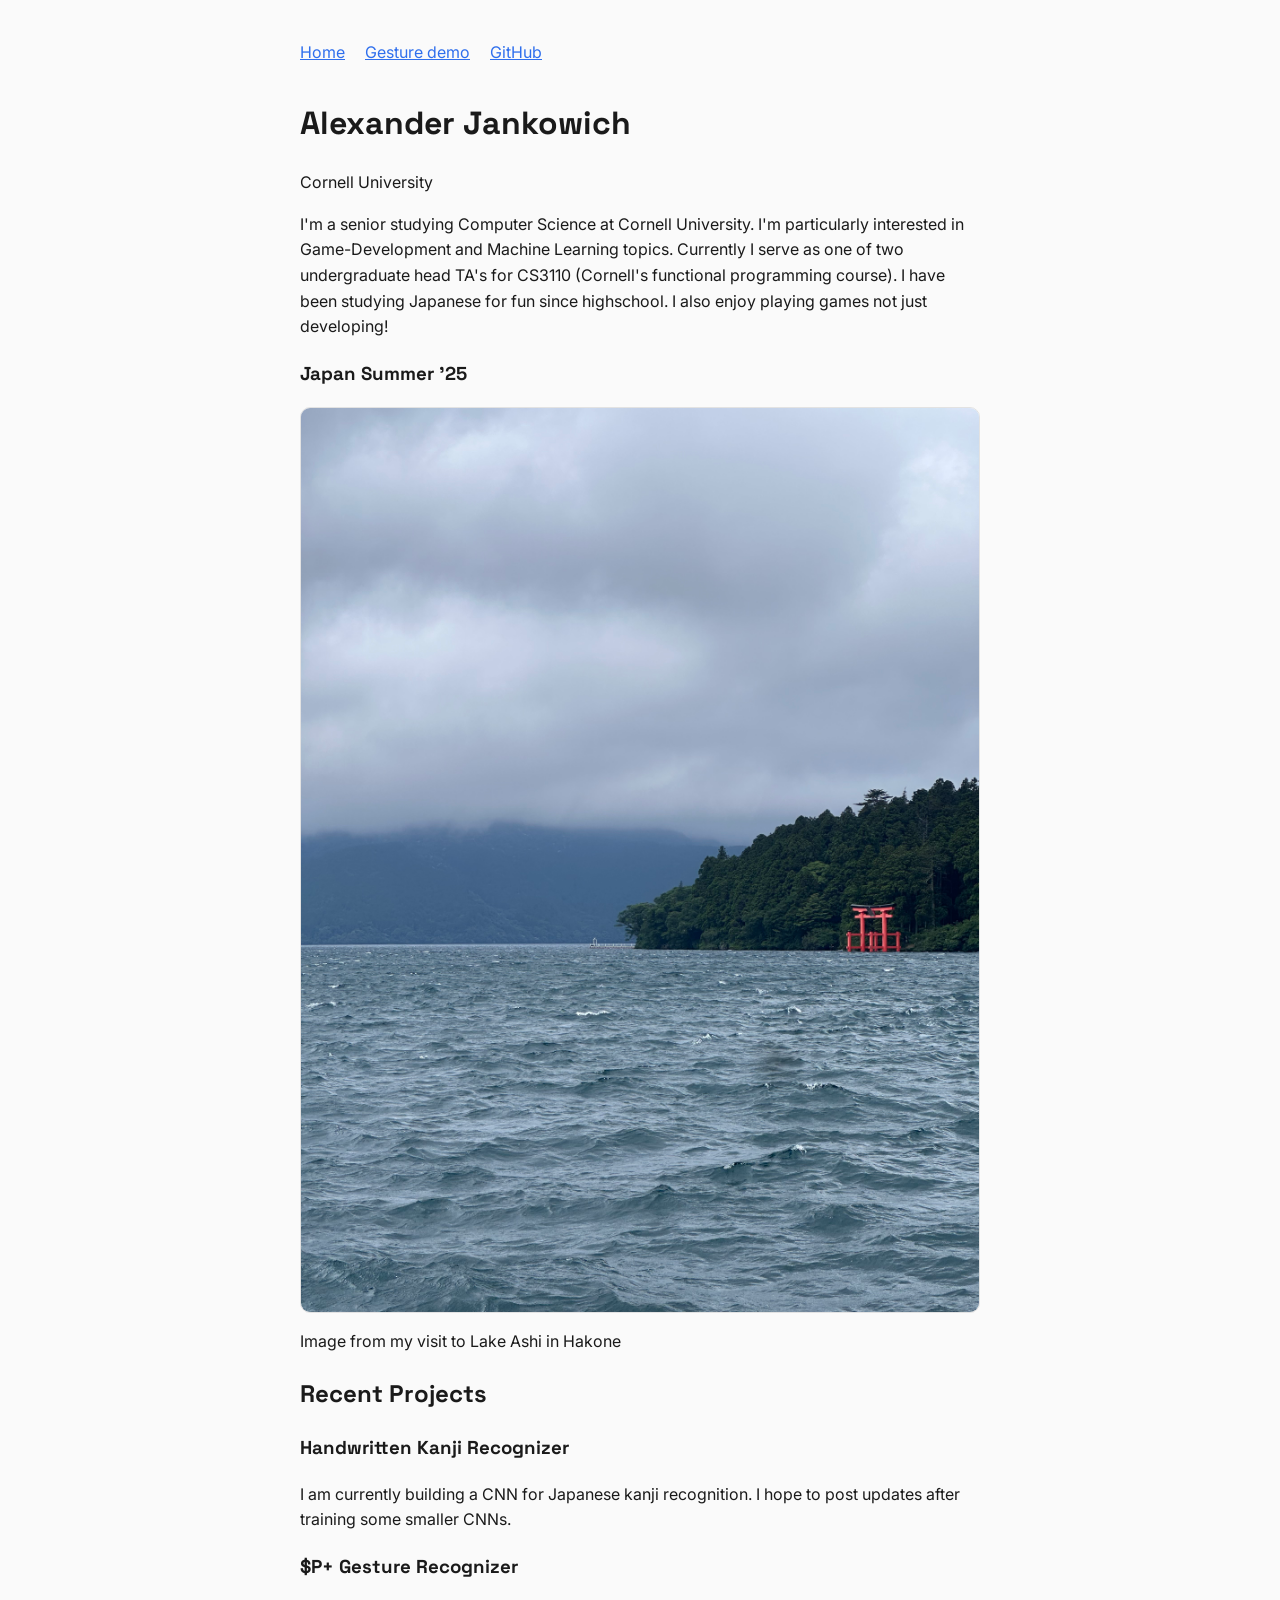
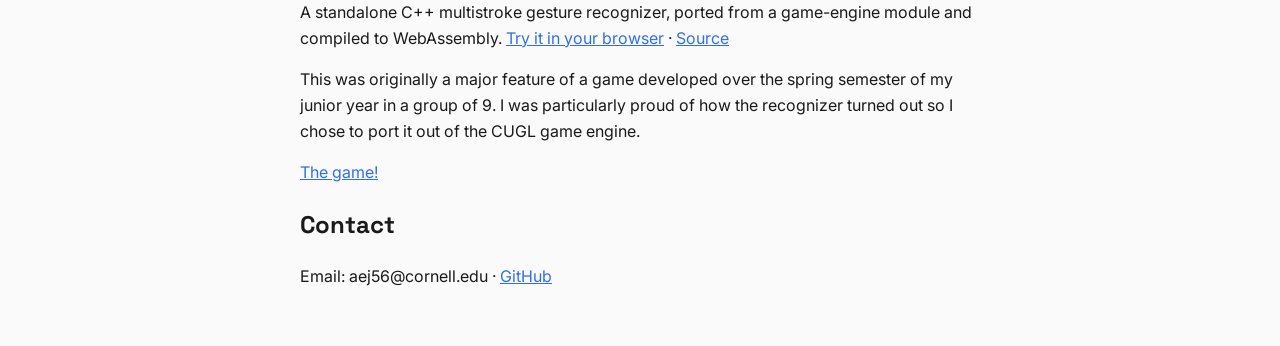
<file: index.html>
<!doctype html>
<html lang="en">
<head>
<meta charset="utf-8">
<meta name="viewport" content="width=device-width, initial-scale=1">
<title>Alexander Jankowich</title>
<link rel="stylesheet" href="style.css">
<link rel="preconnect" href="https://fonts.googleapis.com">
<link rel="preconnect" href="https://fonts.gstatic.com" crossorigin>
<link href="https://fonts.googleapis.com/css2?family=Inter:wght@400;600;700&family=Space+Grotesk:wght@500;700&display=swap" rel="stylesheet">
</head>
<body>
<main>
  <nav><a href="index.html">Home</a><a href="gestures.html">Gesture demo</a>
       <a href="https://github.com/Alexander-Jankowich">GitHub</a></nav>
  <h1>Alexander Jankowich</h1>
  <p class="muted">Cornell University</p>
  <p>I'm a senior studying Computer Science at Cornell University. I'm particularly interested in Game-Development and Machine Learning topics. 
    Currently I serve as one of two undergraduate head TA's for CS3110 (Cornell's functional programming course).
    I have been studying Japanese for fun since highschool. I also enjoy playing games not just developing! </p>
  <div class="card">
    <h3>Japan Summer '25</h3>

    <img
      src="images/japan.jpg"
      alt="Picture from my time in Japan"
      class="project-image"
      loading="lazy"
    />

    <p>
      Image from my visit to Lake Ashi in Hakone 
    </p>
</div>
  <h2>Recent Projects</h2>
  <div class="card">
    <h3>Handwritten Kanji Recognizer</h3>
    <p>I am currently building a CNN for Japanese kanji recognition. I hope to post updates after training some smaller CNNs.</p>
    
  </div>
  <div class="card">
    <h3>$P+ Gesture Recognizer</h3>
    <p>A standalone C++ multistroke gesture recognizer, ported from a game-engine module
       and compiled to WebAssembly. <a href="gestures.html">Try it in your browser</a> ·
       <a href="https://github.com/Alexander-Jankowich/Standalone_Gesture_Recognizer">Source</a></p>
    <p>This was originally a major feature of a game developed over the spring semester of my junior year in a group of 9. 
      I was particularly proud of how the recognizer turned out so I chose to port it out of the CUGL game engine. </p>
    <p>
      <a href="https://github.com/Alexander-Jankowich/Hexcapade">
        The game!
      </a>
    </p>
  </div>

  <h2>Contact</h2>
  <p> Email: aej56@cornell.edu · <a href="https://github.com/Alexander-Jankowich">GitHub</a></p>
</main>
</body>
</html>
</file>
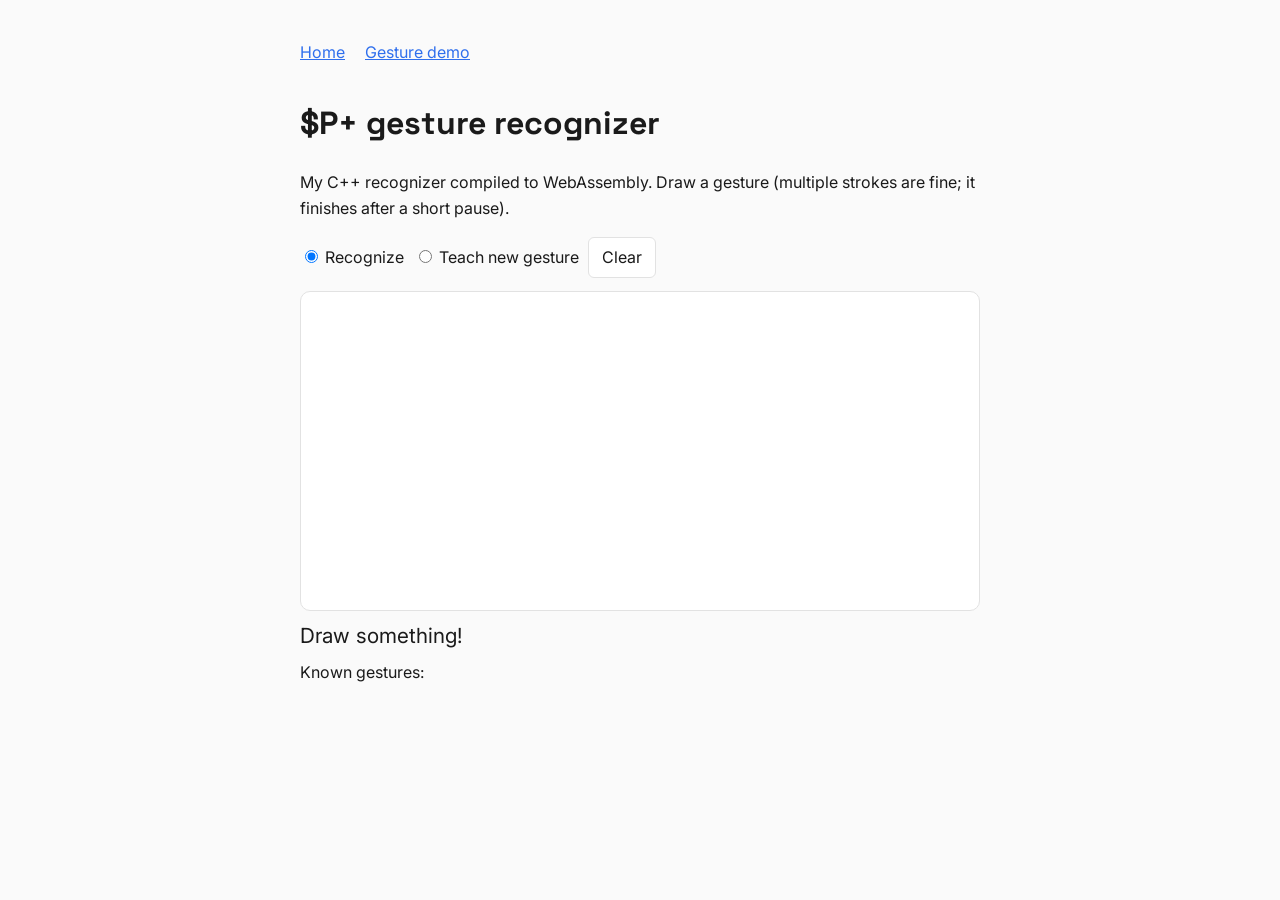
<file: gestures.html>
<!doctype html>
<html lang="en">
<head>
<meta charset="utf-8">
<meta name="viewport" content="width=device-width, initial-scale=1">
<title>$P+ Gesture Demo</title>
<link rel="stylesheet" href="style.css">
<link rel="stylesheet" href="style.css">
<link rel="preconnect" href="https://fonts.googleapis.com">
<link rel="preconnect" href="https://fonts.gstatic.com" crossorigin>
<link href="https://fonts.googleapis.com/css2?family=Inter:wght@400;600;700&family=Space+Grotesk:wght@500;700&display=swap" rel="stylesheet">
</head>
<body>
<main>
  <nav><a href="index.html">Home</a><a href="gestures.html">Gesture demo</a></nav>
  <h1>$P+ gesture recognizer</h1>
  <p class="muted">My C++ recognizer compiled to WebAssembly. Draw a gesture (multiple strokes are fine;
     it finishes after a short pause).</p>

  <div class="row">
    <label><input type="radio" name="mode" value="recognize" checked> Recognize</label>
    <label><input type="radio" name="mode" value="teach"> Teach new gesture</label>
    <input type="text" id="name" placeholder="gesture name" style="display:none">
    <button id="clear">Clear</button>
  </div>

  <canvas id="pad"></canvas>
  <div id="result" aria-live="polite">Loading…</div>
  <div>Known gestures: <span id="known"></span></div>
</main>

<script type="module">
import createModule from './wasm/pplus.js';

const result = document.getElementById('result');
const known  = document.getElementById('known');
const nameIn = document.getElementById('name');
const canvas = document.getElementById('pad');
const ctx    = canvas.getContext('2d');
const IDLE_MS = 700;

let rec;
try {
  const M = await createModule();
  rec = new M.Recognizer();
} catch (e) {
  result.textContent = 'Could not load WebAssembly. Serve over http (not file://) and build with build_wasm.sh.';
  throw e;
}

// ---- helpers -------------------------------------------------------------
const counts = new Map();
const flat = strokes => ({ pts: strokes.flat(2), lens: strokes.map(s => s.length) });
function addTemplate(name, strokes) {
  const { pts, lens } = flat(strokes);
  if (!rec.add(name, pts, lens)) return false;
  counts.set(name, (counts.get(name) || 0) + 1);
  known.innerHTML = [...counts].map(([n, c]) => `<span class="tag">${n} (${c})</span>`).join('');
  return true;
}

// ---- built-in templates ----------------------------------------------------
result.textContent = 'Draw something!';

// ---- canvas drawing ----------------------------------------------------------
function resize() {
  const r = canvas.getBoundingClientRect(), d = window.devicePixelRatio || 1;
  canvas.width = r.width * d; canvas.height = r.height * d;
  ctx.setTransform(d, 0, 0, d, 0, 0);
  ctx.lineWidth = 4; ctx.lineCap = ctx.lineJoin = 'round'; ctx.strokeStyle = '#4f8cff';
}
addEventListener('resize', () => { resize(); strokes = []; });
resize();

let strokes = [], current = null, timer = null;
const pos = e => { const r = canvas.getBoundingClientRect(); return [e.clientX - r.left, e.clientY - r.top]; };
const mode = () => document.querySelector('input[name=mode]:checked').value;

canvas.addEventListener('pointerdown', e => {
  canvas.setPointerCapture(e.pointerId);
  clearTimeout(timer);
  if (!strokes.length) ctx.clearRect(0, 0, canvas.width, canvas.height);
  current = [pos(e)]; strokes.push(current);
});
canvas.addEventListener('pointermove', e => {
  if (!current) return;
  const p = pos(e), q = current[current.length - 1];
  current.push(p);
  ctx.beginPath(); ctx.moveTo(q[0], q[1]); ctx.lineTo(p[0], p[1]); ctx.stroke();
});
const end = () => {
  if (!current) return;
  current = null;
  timer = setTimeout(finish, IDLE_MS);
};
canvas.addEventListener('pointerup', end);
canvas.addEventListener('pointercancel', end);

function finish() {
  const g = strokes.filter(s => s.length > 1);
  strokes = [];
  if (!g.length) return;
  if (mode() === 'teach') {
    const name = nameIn.value.trim();
    if (!name) { result.textContent = 'Type a gesture name first.'; return; }
    result.textContent = addTemplate(name, g) ? `Learned "${name}".` : 'That gesture was too small or empty.';
  } else {
    const { pts, lens } = flat(g);
    const r = rec.recognize(pts, lens);
    result.textContent = r.name
      ? `${r.name}  (score ${r.score.toFixed(2)})`
      : `No match  (best score ${r.score.toFixed(2)})`;
  }
}

document.getElementById('clear').onclick = () => {
  clearTimeout(timer); strokes = []; current = null;
  ctx.clearRect(0, 0, canvas.width, canvas.height); result.textContent = 'Draw something!';
};
document.querySelectorAll('input[name=mode]').forEach(r =>
  r.onchange = () => { nameIn.style.display = mode() === 'teach' ? '' : 'none'; });
</script>
</body>
</html>
</file>
<file: style.css>
:root{--bg:#fafafa;--fg:#1a1a1a;--muted:#666;--card:#fff;--line:#e2e2e2;--accent:#2f6fed}
@media (prefers-color-scheme:dark){:root{--bg:#121212;--fg:#ececec;--muted:#999;--card:#1c1c1c;--line:#333;--accent:#6c9bff}}
*{box-sizing:border-box}
main{max-width:720px;margin:0 auto;padding:2.5rem 1.25rem}
a{color:var(--accent)}
nav{display:flex;gap:1.25rem;margin-bottom:2rem}
canvas{width:100%;height:320px;background:var(--card);border:1px solid var(--line);border-radius:10px;touch-action:none;cursor:crosshair;display:block}
.row{display:flex;flex-wrap:wrap;gap:.6rem;align-items:center;margin:.8rem 0}
button,input[type=text]{font:inherit;padding:.4rem .8rem;border-radius:6px;border:1px solid var(--line);background:var(--card);color:var(--fg)}
button{cursor:pointer}
#result{font-size:1.3rem;min-height:2rem;margin:.5rem 0}
.tag{display:inline-block;border:1px solid var(--line);border-radius:99px;padding:0 .7rem;margin:.15rem;font-size:.9rem}
body {
    margin: 0;
    background: var(--bg);
    color: var(--fg);
    font-family: "Inter", sans-serif;
    font-size: 16px;
    line-height: 1.6;
}

h1, h2, h3 {
    font-family: "Space Grotesk", sans-serif;
}
.project-image {
    display: block;
    width: 100%;
    height: auto;
    border-radius: 10px;
    border: 1px solid var(--line);
    margin: 1rem 0;
}
</file>
